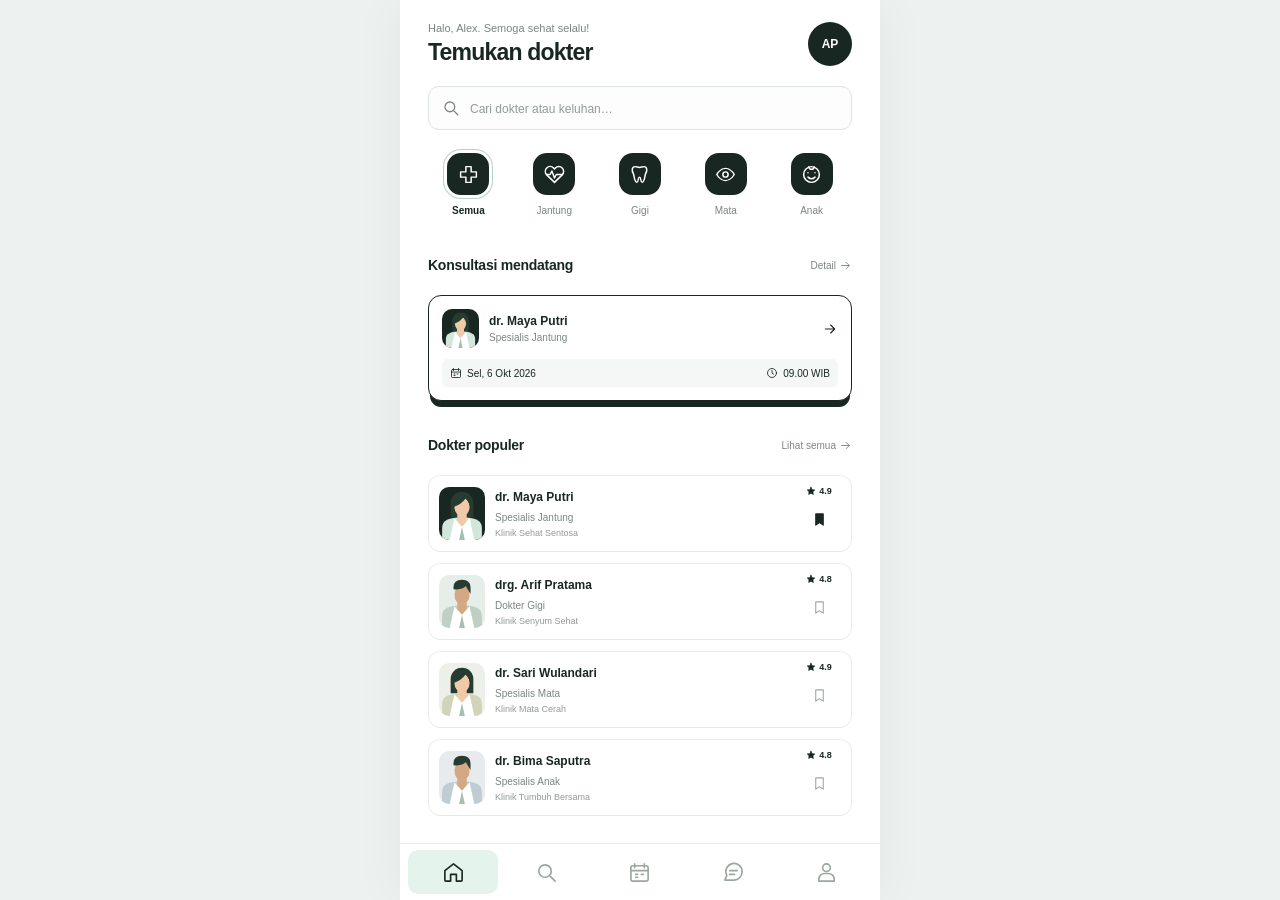
<file: docs/ui-wireframe.html>
<!doctype html>
<html lang="id">
<head>
  <meta charset="utf-8">
  <meta name="viewport" content="width=device-width, initial-scale=1, viewport-fit=cover">
  <meta name="theme-color" content="#ffffff">
  <link rel="icon" href="data:image/svg+xml,%3Csvg xmlns='http://www.w3.org/2000/svg' viewBox='0 0 24 24'%3E%3Crect width='24' height='24' rx='6' fill='%23192723'/%3E%3Cpath d='M10 5h4v5h5v4h-5v5h-4v-5H5v-4h5z' fill='white'/%3E%3C/svg%3E">
  <title>Sehat — Healthcare Appointment App</title>
  <style>
    :root { color-scheme: light; --ink: #192723; --muted: #7c8681; --line: #e7ebe8; --soft: #f4f7f5; --mint: #e5f3ed; }
    * { box-sizing: border-box; }
    body { margin: 0; background: #edf1ef; color: var(--ink); font-family: -apple-system, BlinkMacSystemFont, "Segoe UI", sans-serif; font-size: 14px; }
    button, input { font: inherit; }
    button { color: inherit; cursor: pointer; -webkit-tap-highlight-color: transparent; }
    button, input { touch-action: manipulation; }
    button:focus-visible, input:focus-visible { outline: 2px solid #287858; outline-offset: 3px; }
    svg { width: 22px; height: 22px; fill: none; stroke: currentColor; stroke-width: 1.7; stroke-linecap: round; stroke-linejoin: round; flex-shrink: 0; }
    .icon-definitions { position: absolute; width: 0; height: 0; overflow: hidden; }
    .app { max-width: 480px; height: 100vh; height: 100dvh; min-height: 240px; margin: auto; display: flex; flex-direction: column; background: #fff; }
    .content { flex: 1; min-height: 0; overflow-y: auto; overscroll-behavior-y: contain; padding: calc(22px + env(safe-area-inset-top)) 22px 24px; scrollbar-width: thin; }
    .header { display: flex; justify-content: space-between; align-items: center; gap: 12px; margin-bottom: 20px; }
    .eyebrow { margin: 0 0 5px; color: var(--muted); font-size: 11px; }
    h1 { font-size: 23px; line-height: 1.15; letter-spacing: -.8px; margin: 0; font-weight: 750; }
    .avatar { width: 44px; height: 44px; border: 0; background: var(--ink); color: white; border-radius: 50%; display: grid; place-items: center; font-size: 12px; font-weight: 600; }
    .search { display: flex; align-items: center; gap: 10px; padding: 0 13px; min-height: 44px; border: 1px solid #dde4df; border-radius: 11px; margin-bottom: 21px; background: #fcfdfc; }
    .search svg { width: 18px; height: 18px; color: var(--muted); }
    .search input { width: 100%; min-width: 0; border: 0; background: transparent; padding: 12px 0; color: var(--ink); font-size: 16px; }
    .search input::placeholder { color: #929b95; font-size: 12px; }
    .search:focus-within { border-color: var(--ink); }
    .search input:focus-visible { outline-offset: 0; }
    .categories { display: grid; grid-template-columns: repeat(5, minmax(0, 1fr)); gap: 5px; margin-bottom: 22px; }
    .category { border: 0; background: transparent; padding: 2px 0; display: flex; flex-direction: column; align-items: center; gap: 8px; min-width: 0; }
    .category-icon { display: grid; place-items: center; width: 42px; height: 42px; background: var(--ink); color: white; border-radius: 14px; }
    .category-icon svg { width: 21px; height: 21px; }
    .category-label { color: var(--muted); font-size: 10px; line-height: 16px; }
    .category[aria-pressed="true"] .category-icon { box-shadow: 0 0 0 3px #fff, 0 0 0 4px #b7d3c4; }
    .category[aria-pressed="true"] .category-label { font-weight: 700; color: var(--ink); }
    .section-heading { display: flex; align-items: center; justify-content: space-between; gap: 8px; margin-bottom: 8px; }
    h2 { margin: 0; font-size: 14px; letter-spacing: -.25px; }
    .text-button { min-height: 44px; padding: 4px 0 4px 8px; border: 0; background: transparent; font-size: 10px; color: var(--muted); display: flex; align-items: center; gap: 3px; }
    .text-button svg { width: 13px; height: 13px; }
    .upcoming { margin-bottom: 22px; }
    .appointment-card { width: 100%; display: block; text-align: left; padding: 13px; background: white; border: 1px solid var(--ink); border-radius: 13px; box-shadow: 0 8px 0 -2px var(--ink); }
    .appointment-top { display: flex; align-items: center; gap: 10px; margin-bottom: 11px; }
    .appointment-top .portrait { width: 37px; height: 39px; border-radius: 10px; }
    .appointment-copy { flex: 1; min-width: 0; }
    .appointment-copy strong { display: block; font-size: 12px; margin-bottom: 4px; }
    .appointment-copy small { display: block; font-size: 10px; color: var(--muted); }
    .appointment-top > svg { width: 16px; height: 16px; }
    .appointment-time { display: flex; align-items: center; justify-content: space-between; flex-wrap: wrap; gap: 6px; background: var(--soft); padding: 8px; border-radius: 6px; font-size: 10px; }
    .appointment-time span { display: inline-flex; align-items: center; gap: 5px; }
    .appointment-time svg { width: 12px; height: 12px; }
    .doctor-list { display: grid; gap: 11px; }
    .doctor-card { display: flex; align-items: center; gap: 5px; border: 1px solid var(--line); border-radius: 12px; padding: 10px; min-width: 0; }
    .doctor-open { display: flex; align-items: center; gap: 10px; flex: 1; min-width: 0; text-align: left; padding: 0; border: 0; background: none; min-height: 51px; }
    .portrait { width: 46px; height: 53px; border-radius: 10px; background: var(--ink); color: #d3e6dc; display: grid; place-items: end center; overflow: hidden; flex-shrink: 0; }
    .portrait svg { width: 100%; height: 100%; stroke: none; }
    .portrait.tone-2 { background: #e6eee9; color: #becfc4; }
    .portrait.tone-3 { background: #edf0e9; color: #d2d4b9; }
    .portrait.tone-4 { background: #e7ebed; color: #bfccd1; }
    .doctor-copy { display: block; min-width: 0; }
    .doctor-name { display: block; font-size: 12px; font-weight: 650; line-height: 1.4; margin-bottom: 4px; }
    .doctor-specialty { display: block; font-size: 10px; color: var(--muted); line-height: 1.5; }
    .doctor-clinic { display: block; font-size: 9px; color: #929a94; margin-top: 3px; }
    .doctor-side { display: flex; align-items: center; flex-direction: column; width: 44px; flex-shrink: 0; gap: 1px; }
    .rating { display: flex; align-items: center; gap: 3px; font-size: 9px; font-weight: 600; }
    .rating svg { width: 10px; height: 10px; fill: currentColor; }
    .bookmark { display: grid; place-items: center; width: 44px; min-height: 44px; padding: 0; border: 0; background: none; color: #9ca79f; }
    .bookmark svg { width: 15px; height: 15px; }
    .bookmark[aria-pressed="true"] { color: var(--ink); }
    .bookmark[aria-pressed="true"] svg { fill: currentColor; }
    .empty { text-align: center; padding: 24px 8px; font-size: 12px; line-height: 1.7; color: var(--muted); }
    .bottom-nav { flex-shrink: 0; border-top: 1px solid var(--line); background: #fff; padding: 6px max(8px, env(safe-area-inset-right)) calc(6px + env(safe-area-inset-bottom)) max(8px, env(safe-area-inset-left)); }
    .nav-items { display: grid; grid-template-columns: repeat(5, minmax(0, 1fr)); gap: 3px; }
    .nav-button { min-height: 44px; display: grid; place-items: center; border: 0; border-radius: 10px; background: transparent; color: #9aa69e; }
    .nav-button svg { width: 23px; height: 23px; }
    .nav-button[aria-pressed="true"] { color: var(--ink); background: var(--mint); }
    .sr-only { position: absolute; width: 1px; height: 1px; padding: 0; margin: -1px; overflow: hidden; clip-path: inset(50%); white-space: nowrap; border: 0; }
    dialog { max-width: min(390px, calc(100vw - 32px)); max-height: calc(100dvh - 32px); width: 100%; border: 1px solid var(--line); border-radius: 18px; padding: 22px; color: var(--ink); }
    dialog::backdrop { background: rgb(10 25 17 / .4); }
    .dialog-header { display: flex; gap: 12px; justify-content: space-between; align-items: center; }
    .dialog-header h2 { font-size: 18px; }
    .close-dialog { border: 0; background: var(--soft); border-radius: 50%; width: 44px; height: 44px; display: grid; place-items: center; flex-shrink: 0; }
    .dialog-copy { color: var(--muted); line-height: 1.8; font-size: 13px; white-space: pre-line; }
    .schedule-label { margin-top: 20px; font-size: 12px; font-weight: 600; }
    .slots { display: flex; flex-wrap: wrap; gap: 8px; }
    .slot { min-height: 44px; padding: 9px 17px; border: 1px solid var(--line); border-radius: 9px; background: white; }
    .slot[aria-pressed="true"] { background: var(--mint); border-color: #7aaf95; }
    .primary-button { width: 100%; min-height: 44px; margin-top: 20px; border: 0; border-radius: 10px; background: var(--ink); color: white; }
    [hidden] { display: none !important; }
    @media (hover: hover) { .doctor-card:hover { border-color: #9bb5a5; } .text-button:hover { color: var(--ink); } .nav-button:hover { background: var(--soft); color: var(--ink); } }
    @media (max-width: 340px) { .content { padding-inline: 20px; } .doctor-card { padding: 9px; } .doctor-open { gap: 9px; } .doctor-name { font-size: 11px; } .portrait { width: 41px; } }
    @media (min-width: 600px) { .app { box-shadow: 0 0 50px rgb(0 0 0 / .05); } .content { padding-inline: 28px; } }
  </style>
</head>
<body>
  <svg class="icon-definitions" xmlns="http://www.w3.org/2000/svg" aria-hidden="true">
    <symbol id="i-home" viewBox="0 0 24 24"><path d="m3 10 9-7 9 7v10a1 1 0 0 1-1 1h-5v-7H9v7H4a1 1 0 0 1-1-1Z"/></symbol>
    <symbol id="i-calendar" viewBox="0 0 24 24"><rect x="3" y="5" width="18" height="16" rx="2"/><path d="M3 10h18M7 3v4m10-4v4M8 14h2m4 0h2m-8 3h2"/></symbol>
    <symbol id="i-user" viewBox="0 0 24 24"><circle cx="12" cy="7" r="4"/><path d="M4 21v-2a6 6 0 0 1 6-6h4a6 6 0 0 1 6 6v2Z"/></symbol>
    <symbol id="i-search" viewBox="0 0 24 24"><circle cx="10.5" cy="10.5" r="6.5"/><path d="m16 16 5 5"/></symbol>
    <symbol id="i-star" viewBox="0 0 24 24"><path d="m12 3 2.8 5.7 6.2.9-4.5 4.4 1.1 6.2-5.6-3-5.6 3 1.1-6.2L3 9.6l6.2-.9Z"/></symbol>
    <symbol id="i-bookmark" viewBox="0 0 24 24"><path d="M6 3h12v18l-6-4-6 4Z"/></symbol>
    <symbol id="i-cross" viewBox="0 0 24 24"><path d="M9 3h6v6h6v6h-6v6H9v-6H3V9h6Z"/></symbol>
    <symbol id="i-heart" viewBox="0 0 24 24"><path d="M20.8 4.6a5.5 5.5 0 0 0-7.8 0L12 5.7l-1.1-1.1a5.5 5.5 0 0 0-7.8 7.8L12 21l8.8-8.6a5.5 5.5 0 0 0 0-7.8Z"/><path d="M3 12h4l2-4 3 8 2-4h7"/></symbol>
    <symbol id="i-tooth" viewBox="0 0 24 24"><path d="M7 3c2 0 3 1 5 1s3-1 5-1c4 0 4 5 2 8-1 2-1 10-4 10-2 0-1-6-3-6s-1 6-3 6c-3 0-3-8-4-10C3 8 3 3 7 3Z"/></symbol>
    <symbol id="i-eye" viewBox="0 0 24 24"><path d="M2 12s4-7 10-7 10 7 10 7-4 7-10 7S2 12 2 12Z"/><circle cx="12" cy="12" r="3"/></symbol>
    <symbol id="i-child" viewBox="0 0 24 24"><circle cx="12" cy="12" r="9"/><path d="M9 3c0 4 6 4 6 0M8 10h.01M16 10h.01M8 15q4 4 8 0"/></symbol>
    <symbol id="i-message" viewBox="0 0 24 24"><path d="M21 11.5a8.5 8.5 0 0 1-8.5 8.5H3l2-5a8.5 8.5 0 1 1 16-3.5Z"/><path d="M8 10h8m-8 4h5"/></symbol>
    <symbol id="i-clock" viewBox="0 0 24 24"><circle cx="12" cy="12" r="9"/><path d="M12 7v5l3 2"/></symbol>
    <symbol id="i-arrow" viewBox="0 0 24 24"><path d="M5 12h14m-6-6 6 6-6 6"/></symbol>
    <symbol id="i-close" viewBox="0 0 24 24"><path d="m6 6 12 12M6 18 18 6"/></symbol>
    <symbol id="portrait-woman" viewBox="0 0 48 56"><path fill="#273b31" d="M12 32V17a12 12 0 0 1 24 0v15Z"/><path fill="currentColor" d="M3 56V43q0-11 21-11t21 11v13Z"/><path fill="#efc9a8" d="M19 28h10v9l-5 5-5-5Z"/><ellipse fill="#efc9a8" cx="24" cy="21" rx="8" ry="10"/><path fill="#273b31" d="M15 21V16q0-13 12-10 10 2 7 15l-6-9q-5 7-13 9Z"/><path fill="#fff" d="m16 33 8 9 8-9 5 23H11Z"/><path fill="#a4bfb0" d="m24 42 3 14h-6Z"/></symbol>
    <symbol id="portrait-man" viewBox="0 0 48 56"><path fill="currentColor" d="M3 56V43q0-11 21-11t21 11v13Z"/><path fill="#d4a883" d="M19 28h10v9l-5 5-5-5Z"/><ellipse fill="#d4a883" cx="24" cy="21" rx="8" ry="10"/><path fill="#273b31" d="M15 20V13q0-8 9-8t9 8v7l-5-8q-4 4-13 3Z"/><path fill="#fff" d="m16 33 8 9 8-9 5 23H11Z"/><path fill="#a4bfb0" d="m24 42 3 14h-6Z"/></symbol>
  </svg>
  <div class="app">
    <main class="content" id="main-content">
      <header class="header">
        <div><p class="eyebrow">Halo, Alex. Semoga sehat selalu!</p><h1>Temukan dokter</h1></div>
        <button class="avatar" type="button" aria-label="Buka profil Alex" data-action="profile">AP</button>
      </header>
      <label class="search">
        <svg aria-hidden="true"><use href="#i-search"/></svg><span class="sr-only">Cari dokter atau keluhan</span>
        <input id="search" type="search" placeholder="Cari dokter atau keluhan…" autocomplete="off" aria-controls="doctor-list">
      </label>
      <div class="categories" role="group" aria-label="Kategori kesehatan">
        <button class="category" type="button" data-filter="all" aria-pressed="true"><span class="category-icon"><svg aria-hidden="true"><use href="#i-cross"/></svg></span><span class="category-label">Semua</span></button>
        <button class="category" type="button" data-filter="heart" aria-pressed="false"><span class="category-icon"><svg aria-hidden="true"><use href="#i-heart"/></svg></span><span class="category-label">Jantung</span></button>
        <button class="category" type="button" data-filter="dental" aria-pressed="false"><span class="category-icon"><svg aria-hidden="true"><use href="#i-tooth"/></svg></span><span class="category-label">Gigi</span></button>
        <button class="category" type="button" data-filter="eye" aria-pressed="false"><span class="category-icon"><svg aria-hidden="true"><use href="#i-eye"/></svg></span><span class="category-label">Mata</span></button>
        <button class="category" type="button" data-filter="child" aria-pressed="false"><span class="category-icon"><svg aria-hidden="true"><use href="#i-child"/></svg></span><span class="category-label">Anak</span></button>
      </div>
      <section class="upcoming" aria-labelledby="upcoming-title">
        <div class="section-heading"><h2 id="upcoming-title">Konsultasi mendatang</h2><button class="text-button" id="view-appointment" type="button">Detail <svg aria-hidden="true"><use href="#i-arrow"/></svg></button></div>
        <button class="appointment-card" id="appointment-card" type="button" aria-label="Lihat jadwal konsultasi mendatang"></button>
      </section>
      <section aria-labelledby="doctors-title" id="doctors-section">
        <div class="section-heading"><h2 id="doctors-title" tabindex="-1">Dokter populer</h2><button class="text-button" id="view-all" type="button">Lihat semua <svg aria-hidden="true"><use href="#i-arrow"/></svg></button></div>
        <div class="doctor-list" id="doctor-list"></div>
        <p class="empty" id="empty" hidden>Dokter belum ditemukan.<br>Coba nama, keluhan, atau kategori lain.</p>
      </section>
    </main>
    <nav class="bottom-nav" aria-label="Navigasi utama">
      <div class="nav-items">
        <button class="nav-button" type="button" data-nav="home" aria-label="Beranda" aria-pressed="true"><svg aria-hidden="true"><use href="#i-home"/></svg></button>
        <button class="nav-button" type="button" data-nav="search" aria-label="Cari dokter" aria-pressed="false"><svg aria-hidden="true"><use href="#i-search"/></svg></button>
        <button class="nav-button" type="button" data-nav="appointments" aria-label="Jadwal konsultasi" aria-haspopup="dialog"><svg aria-hidden="true"><use href="#i-calendar"/></svg></button>
        <button class="nav-button" type="button" data-nav="messages" aria-label="Pesan" aria-haspopup="dialog"><svg aria-hidden="true"><use href="#i-message"/></svg></button>
        <button class="nav-button" type="button" data-nav="profile" aria-label="Profil" aria-haspopup="dialog"><svg aria-hidden="true"><use href="#i-user"/></svg></button>
      </div>
    </nav>
  </div>
  <p class="sr-only" id="status" role="status" aria-live="polite" aria-atomic="true"></p>
  <dialog id="detail-dialog" aria-labelledby="dialog-title" aria-describedby="dialog-copy">
    <div class="dialog-header"><h2 id="dialog-title"></h2><button class="close-dialog" type="button" aria-label="Tutup dialog"><svg aria-hidden="true"><use href="#i-close"/></svg></button></div>
    <p class="dialog-copy" id="dialog-copy"></p>
    <div id="booking" hidden><p class="schedule-label">Selasa, 6 Oktober 2026</p><div class="slots" role="group" aria-label="Pilih jam konsultasi"><button class="slot" type="button" data-time="09.00" aria-pressed="true">09.00</button><button class="slot" type="button" data-time="11.00" aria-pressed="false">11.00</button><button class="slot" type="button" data-time="14.00" aria-pressed="false">14.00</button></div><button class="primary-button" id="choose-appointment" type="button">Pilih jadwal</button></div>
  </dialog>
  <script>
    // Fictional doctors, ratings, messages, and schedules for a local UI demo.
    // Scheduling changes only this preview; it does not book a real appointment.
    const doctors = [
      { id: 1, name: 'dr. Maya Putri', specialty: 'Spesialis Jantung', group: 'heart', clinic: 'Klinik Sehat Sentosa', rating: '4.9', reviews: 128, experience: 12, portrait: 'woman', saved: true, keywords: 'jantung dada kardiologi' },
      { id: 2, name: 'drg. Arif Pratama', specialty: 'Dokter Gigi', group: 'dental', clinic: 'Klinik Senyum Sehat', rating: '4.8', reviews: 96, experience: 8, portrait: 'man', saved: false, keywords: 'gigi gusi dental' },
      { id: 3, name: 'dr. Sari Wulandari', specialty: 'Spesialis Mata', group: 'eye', clinic: 'Klinik Mata Cerah', rating: '4.9', reviews: 112, experience: 10, portrait: 'woman', saved: false, keywords: 'mata penglihatan' },
      { id: 4, name: 'dr. Bima Saputra', specialty: 'Spesialis Anak', group: 'child', clinic: 'Klinik Tumbuh Bersama', rating: '4.8', reviews: 84, experience: 9, portrait: 'man', saved: false, keywords: 'anak bayi demam' }
    ];
    const search = document.getElementById('search');
    const list = document.getElementById('doctor-list');
    const dialog = document.getElementById('detail-dialog');
    const status = document.getElementById('status');
    let filter = 'all';
    let selectedDoctor = doctors[0];
    let selectedTime = '09.00';
    let appointment = { doctor: doctors[0], time: '09.00' };
    function portrait(doc) { return `<span class="portrait tone-${doc.id}"><svg viewBox="0 0 48 56" aria-hidden="true"><use href="#portrait-${doc.portrait}"/></svg></span>`; }
    function openDialog(title, copy, booking = false) {
      document.getElementById('dialog-title').textContent = title;
      document.getElementById('dialog-copy').textContent = copy;
      document.getElementById('booking').hidden = !booking;
      dialog.showModal();
    }
    function openProfile() { openDialog('Profil pasien', 'Alex Pratama\n\nDokter tersimpan\n' + (doctors.filter(doc => doc.saved).map(doc => doc.name).join('\n') || 'Belum ada dokter tersimpan.')); }
    function openDoctor(doc) {
      selectedDoctor = doc;
      selectedTime = '09.00';
      document.querySelectorAll('[data-time]').forEach(button => button.setAttribute('aria-pressed', String(button.dataset.time === selectedTime)));
      openDialog(doc.name, `${doc.specialty}\n${doc.clinic}\n\n${doc.experience} tahun pengalaman\n★ ${doc.rating} · ${doc.reviews} ulasan\n\nPilih waktu konsultasi yang sesuai untuk Anda.`, true);
    }
    function openAppointment() { openDialog('Jadwal konsultasi', `${appointment.doctor.name}\n${appointment.doctor.specialty}\n\nSelasa, 6 Oktober 2026\n${appointment.time} WIB · Konsultasi di klinik\n${appointment.doctor.clinic}`); }
    function renderAppointment() {
      const doc = appointment.doctor;
      const card = document.getElementById('appointment-card');
      card.innerHTML = `<span class="appointment-top">${portrait(doc)}<span class="appointment-copy"><strong></strong><small></small></span><svg aria-hidden="true"><use href="#i-arrow"/></svg></span><span class="appointment-time"><span><svg aria-hidden="true"><use href="#i-calendar"/></svg>Sel, 6 Okt 2026</span><span class="appointment-hour"><svg aria-hidden="true"><use href="#i-clock"/></svg></span></span>`;
      card.querySelector('strong').textContent = doc.name;
      card.querySelector('small').textContent = doc.specialty;
      card.querySelector('.appointment-hour').append(`${appointment.time} WIB`);
    }
    function renderDoctors() {
      const query = search.value.trim().toLocaleLowerCase('id');
      const visible = doctors.filter(doc => (filter === 'all' || doc.group === filter) && `${doc.name} ${doc.specialty} ${doc.clinic} ${doc.keywords}`.toLocaleLowerCase('id').includes(query));
      list.replaceChildren();
      for (const doc of visible) {
        const card = document.createElement('article');
        card.className = 'doctor-card';
        card.innerHTML = `<button class="doctor-open" type="button">${portrait(doc)}<span class="doctor-copy"><span class="doctor-name"></span><span class="doctor-specialty"></span><span class="doctor-clinic"></span></span></button><span class="doctor-side"><span class="rating"><svg aria-hidden="true"><use href="#i-star"/></svg><span></span></span><button class="bookmark" type="button"><svg aria-hidden="true"><use href="#i-bookmark"/></svg></button></span>`;
        card.querySelector('.doctor-name').textContent = doc.name;
        card.querySelector('.doctor-specialty').textContent = doc.specialty;
        card.querySelector('.doctor-clinic').textContent = doc.clinic;
        card.querySelector('.rating span').textContent = doc.rating;
        card.querySelector('.rating').setAttribute('aria-label', `Rating ${doc.rating} dari 5`);
        card.querySelector('.doctor-open').addEventListener('click', () => openDoctor(doc));
        const bookmark = card.querySelector('.bookmark');
        bookmark.setAttribute('aria-label', `Simpan dokter: ${doc.name}`);
        bookmark.setAttribute('aria-pressed', String(doc.saved));
        bookmark.addEventListener('click', () => { doc.saved = !doc.saved; bookmark.setAttribute('aria-pressed', String(doc.saved)); status.textContent = `${doc.name} ${doc.saved ? 'disimpan' : 'dihapus dari daftar tersimpan'}`; });
        list.append(card);
      }
      document.getElementById('empty').hidden = visible.length > 0;
      status.textContent = `${visible.length} dokter ditampilkan`;
    }
    function selectNav(name) { document.querySelectorAll('[data-nav][aria-pressed]').forEach(button => button.setAttribute('aria-pressed', String(button.dataset.nav === name))); }
    function selectFilter(value) { filter = value; document.querySelectorAll('[data-filter]').forEach(button => button.setAttribute('aria-pressed', String(button.dataset.filter === filter))); renderDoctors(); }
    search.addEventListener('input', () => { selectNav('search'); renderDoctors(); });
    document.querySelectorAll('[data-filter]').forEach(button => button.addEventListener('click', () => { selectNav('search'); selectFilter(button.dataset.filter); }));
    document.querySelector('[data-action="profile"]').addEventListener('click', openProfile);
    document.getElementById('view-appointment').addEventListener('click', openAppointment);
    document.getElementById('appointment-card').addEventListener('click', openAppointment);
    document.getElementById('view-all').addEventListener('click', () => { search.value = ''; selectFilter('all'); selectNav('search'); document.getElementById('doctors-title').focus(); document.getElementById('doctors-section').scrollIntoView({ block: 'start' }); });
    document.querySelectorAll('[data-time]').forEach(button => button.addEventListener('click', () => { selectedTime = button.dataset.time; document.querySelectorAll('[data-time]').forEach(slot => slot.setAttribute('aria-pressed', String(slot === button))); }));
    document.getElementById('choose-appointment').addEventListener('click', () => {
      appointment = { doctor: selectedDoctor, time: selectedTime };
      renderAppointment();
      dialog.close();
      document.getElementById('main-content').scrollTop = 0;
      document.getElementById('appointment-card').focus();
      status.textContent = `Jadwal pilihan: ${selectedDoctor.name}, 6 Oktober, pukul ${selectedTime}`;
    });
    document.querySelectorAll('[data-nav]').forEach(button => button.addEventListener('click', () => {
      const name = button.dataset.nav;
      if (name === 'profile') { openProfile(); return; }
      if (name === 'appointments') { openAppointment(); return; }
      if (name === 'messages') { openDialog('Pesan', 'Klinik Sehat Sentosa\nPengingat konsultasi\n\nHalo Alex, jadwal konsultasi Anda dapat dilihat pada menu Jadwal. Silakan datang 15 menit sebelum waktu konsultasi.'); return; }
      selectNav(name);
      if (name === 'search') { search.focus(); return; }
      search.value = ''; selectFilter('all'); document.getElementById('main-content').scrollTop = 0;
    }));
    document.querySelector('.close-dialog').addEventListener('click', () => dialog.close());
    renderAppointment();
    renderDoctors();
  </script>
</body>
</html>
</file>
